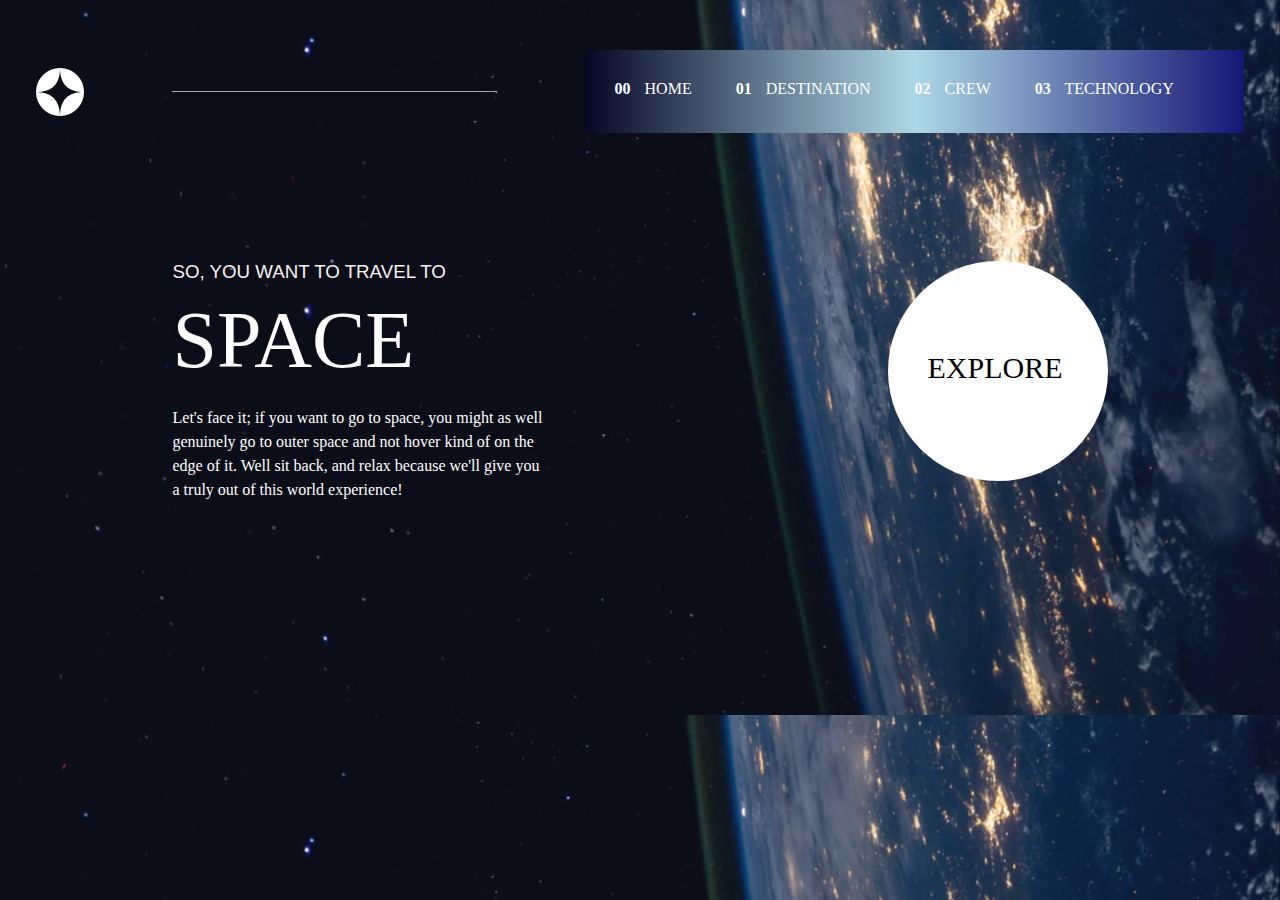
<file: index.html>
<!DOCTYPE html>
<html lang="en">
<head>
    <meta charset="UTF-8">
    <meta name="viewport" content="width=device-width, initial-scale=1.0">
    <title>SPACE-TOURISM-WEBSITE</title>
    <link rel="stylesheet" href="style.css">
</head>
<body>

    <nav>
        <img src="images/logo.svg" alt="">

        <hr>

        <ul>
            <li><a href="index.html"><span>00</span>  Home</a></li>
            <li><a href="indexdestination.html"><span>01</span>  Destination</a></li>
            <li><a href="indexcrew.html"><span>02</span>  Crew</a></li>
            <li><a href="indextechnology.html"><span>03</span>  Technology</a></li>
        </ul>
    </nav>

    <div class="overall-firstdiv">
        <div class="overall-firstsubdiv">
            <h3>So, You Want To Travel To</h3>
            <h1>SPACE</h1>
            <p>Let's face it; if you want to go to space, you might as well genuinely go to outer space and not hover kind of on the edge of it. Well sit back, and relax because we'll give you a truly out of this world experience!</p>
            
        </div>

        <div class="overall-firstsubsdiv">
            <h2>EXPLORE</h2>
        </div>
    </div>
    
</body>
</html>
</file>
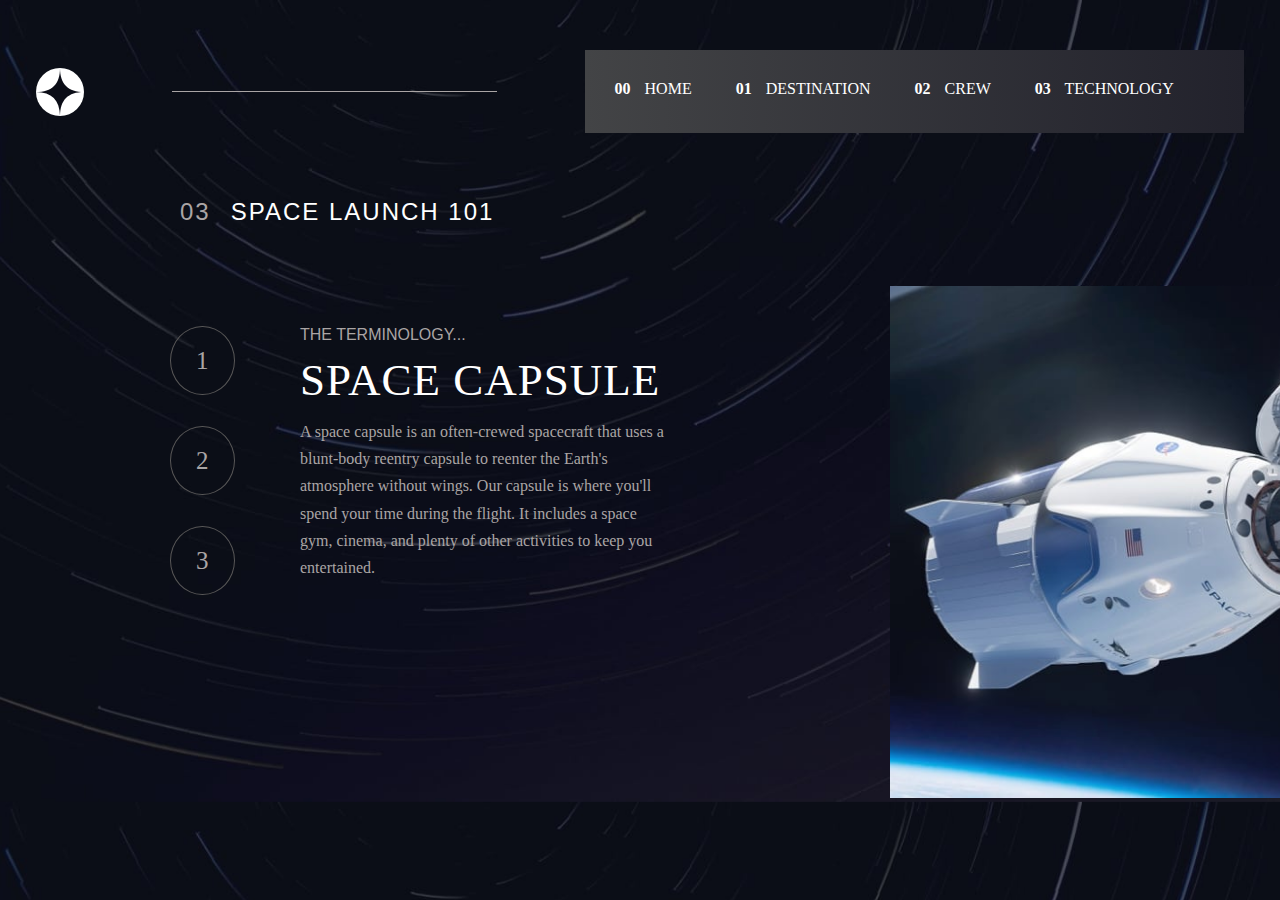
<file: index02tech.html>
<!DOCTYPE html>
<html lang="en">
<head>
    <meta charset="UTF-8">
    <meta name="viewport" content="width=device-width, initial-scale=1.0">
    <title>Document</title>
    <link rel="stylesheet" href="styletechnology.css">
</head>
<body>
    <nav>
        <img src="images/logo.svg" alt="">

        <hr>

        <ul>
            <li><a href="index.html"><span>00</span>  Home</a></li>
            <li><a href="indexdestination.html"><span>01</span>  Destination</a></li>
            <li><a href="indexcrew.html"><span>02</span>  Crew</a></li>
            <li><a href=""><span>03</span>  Technology</a></li>
        </ul>
    </nav>

    <div class="firstdiv">
        <h2><span>03</span>SPACE LAUNCH 101</h2>
    </div>


    <div class="overall-firstdiv">

        <div class="firstdiv">
            <a href="indextechnology.html">1</a><br>
            <a href="index02tech.html">2</a><br>
            <a href="index03.html">3</a><br>
        </div>

        <div>
            <h4>THE TERMINOLOGY...</h4>
            <h1>SPACE CAPSULE</h1>
            <p> A space capsule is an often-crewed spacecraft that uses a blunt-body reentry capsule to reenter the Earth's atmosphere without wings. Our capsule is where you'll spend your time during the flight. It includes a space gym, cinema, and plenty of other activities to keep you entertained.</p>


        </div>

        <div>
            <img src="images/image-space-capsule-portrait.jpg" alt="">
        </div>
    

    </div>

   
    
    
</body>
</html>
</file>
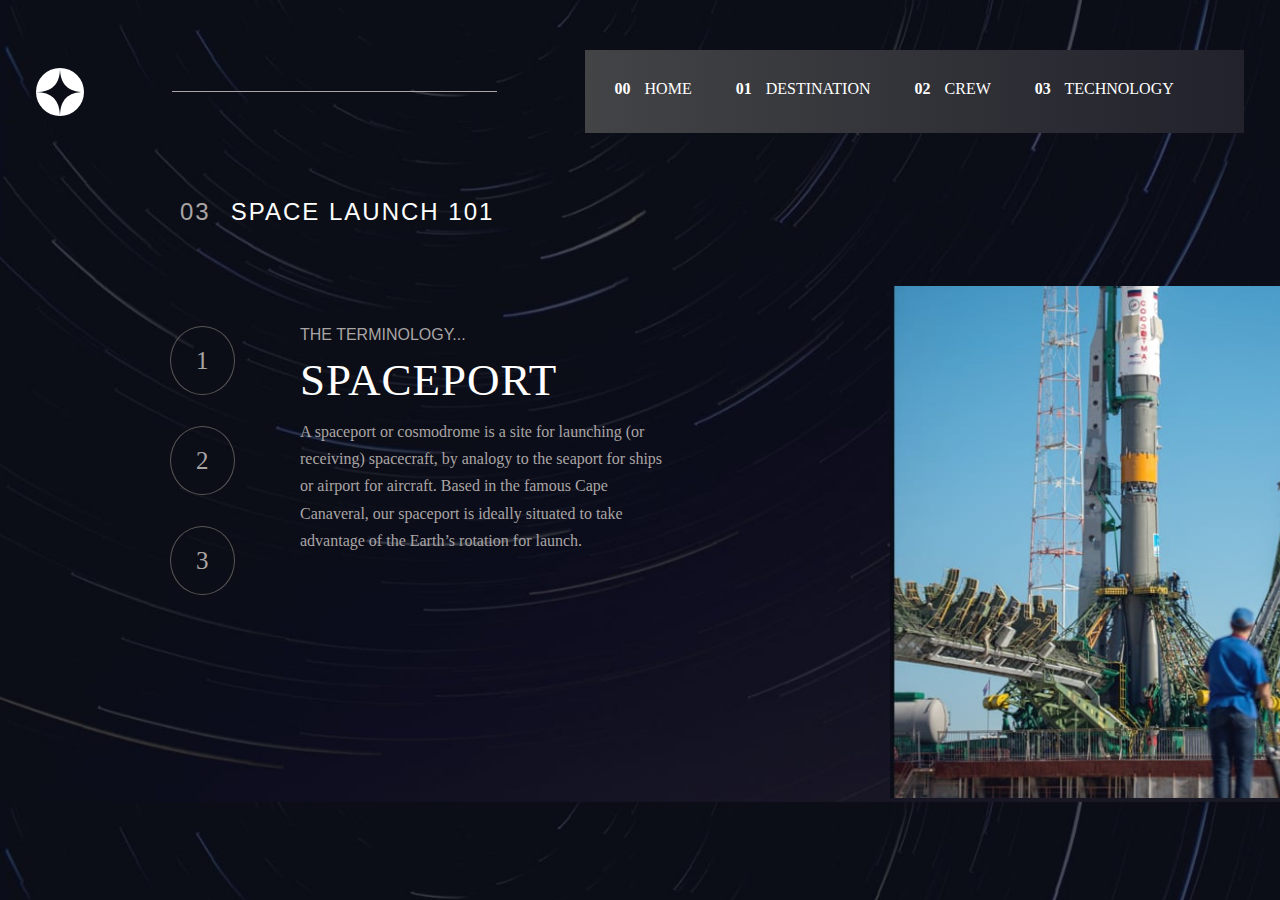
<file: index03.html>
<!DOCTYPE html>
<html lang="en">
<head>
    <meta charset="UTF-8">
    <meta name="viewport" content="width=device-width, initial-scale=1.0">
    <title>Document</title>
    <link rel="stylesheet" href="styletechnology.css">
</head>
<body>
    <nav>
        <img src="images/logo.svg" alt="">

        <hr>

        <ul>
            <li><a href="index.html"><span>00</span>  Home</a></li>
            <li><a href="indexdestination.html"><span>01</span>  Destination</a></li>
            <li><a href="indexcrew.html"><span>02</span>  Crew</a></li>
            <li><a href=""><span>03</span>  Technology</a></li>
        </ul>
    </nav>

    <div class="firstdiv">
        <h2><span>03</span>SPACE LAUNCH 101</h2>
    </div>


    <div class="overall-firstdiv">

        <div class="firstdiv">
            <a href="indextechnology.html">1</a><br>
            <a href="index02tech.html">2</a><br>
            <a href="">3</a><br>
        </div>

        <div>
            <h4>THE TERMINOLOGY...</h4>
            <h1>SPACEPORT</h1>
            <p>A spaceport or cosmodrome is a site for launching (or receiving) spacecraft, by analogy to the seaport for ships or airport for aircraft. Based in the famous Cape Canaveral, our spaceport is ideally situated to take advantage of the Earth’s rotation for launch.</p>


        </div>

        <div>
            <img src="images/image-spaceport-portrait.jpg" alt="">
        </div>
    

    </div>

    

    
    
</body>
</html>
</file>
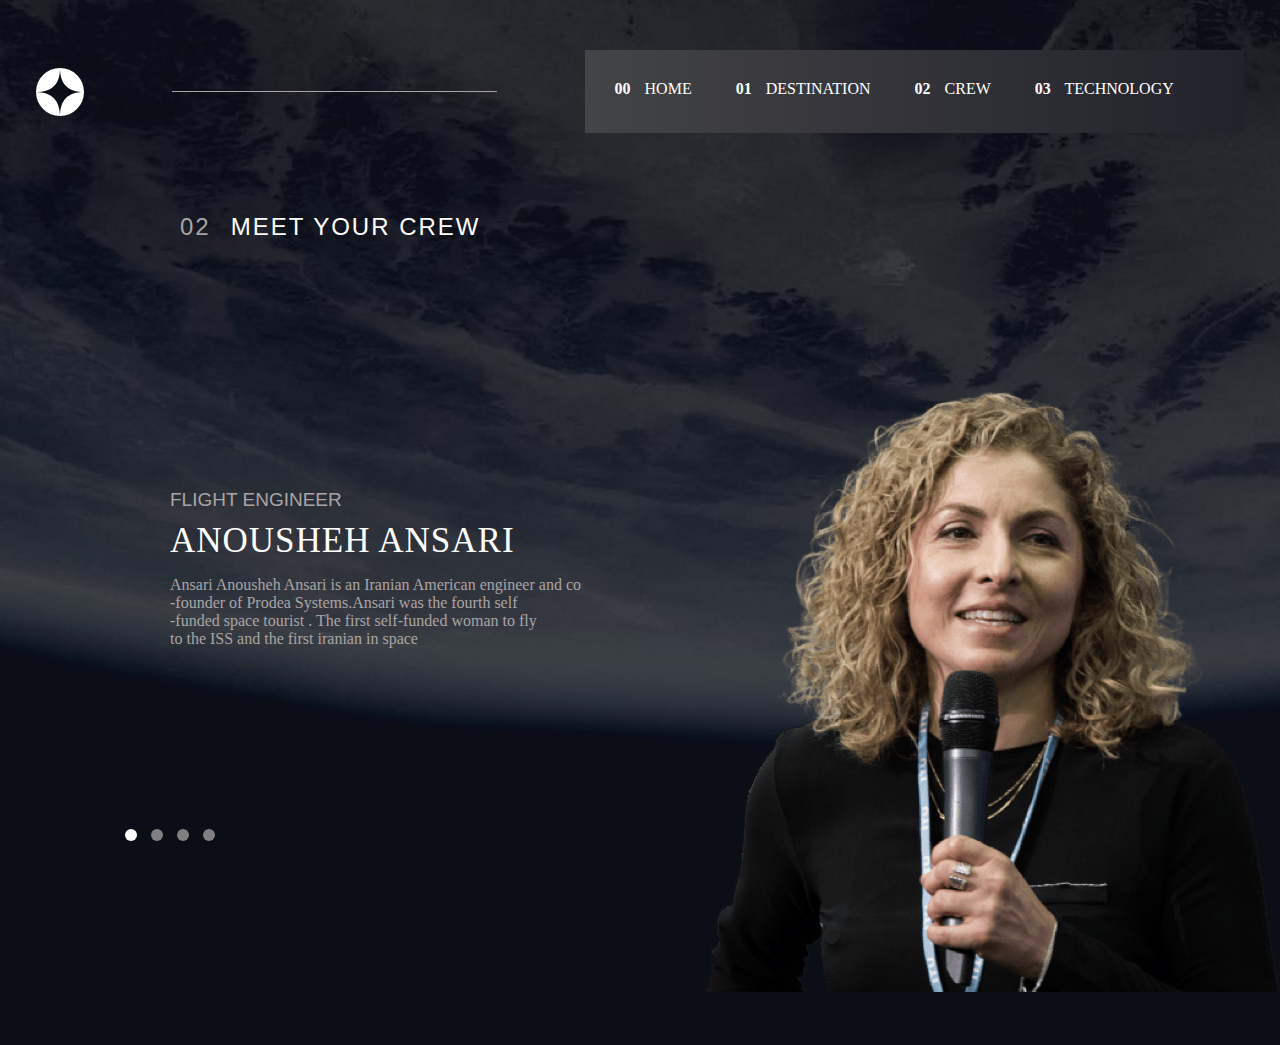
<file: indexcrew.html>
<!DOCTYPE html>
<html lang="en">
<head>
    <meta charset="UTF-8">
    <meta name="viewport" content="width=device-width, initial-scale=1.0">
    <title>02 CREW</title>
    <link rel="stylesheet" href="stylecrew.css">

</head>
<body>

    <nav>
        <img src="images/logo.svg" alt="">

        <hr>

        <ul>
            <li><a href="index.html"><span>00</span>  Home</a></li>
            <li><a href="indexdestination.html"><span>01</span>  Destination</a></li>
            <li><a href="indexcrew.html"><span>02</span>  Crew</a></li>
            <li><a href="indextechnology.html"><span>03</span>  Technology</a></li>
        </ul>
    </nav>

    <div class="firstdiv">
        <h2><span>02</span>MEET YOUR CREW</h2>
    </div>

    <div class="slider-container">
        <div class="slides">
            <div class="overall-firstdiv">
                <div class="overall-firstdivwriting">
                    <h2>FLIGHT ENGINEER</h2>
                    <h1>ANOUSHEH ANSARI</h1>
                    <p>Ansari Anousheh Ansari is an Iranian American engineer and co <br>-founder of Prodea Systems.Ansari was the fourth self <br>-funded space tourist . The first self-funded woman to fly <br>to the ISS and the first iranian in space </p>
                </div>
                <div>
                    <img src="images/image-anousheh-ansari.png" alt="Anousheh Ansari">
                </div>
            </div>
    
            <div class="overall-firstdiv">
                <div class="overall-firstdivwriting">
                    <h2>MISSION SPECIALIST</h2>
                    <h1>MARK SHUTTLEWORTH</h1>
                    <p> Mark Richard Shuttleworth is the founder and CEO of Canonical, <br>the company behind the Linux-based Ubuntu operating system. <br> Shuttleworth became the first South African to travel <br> to space as a space tourist.</p>
                </div>
                <div>
                    <img src="images/image-mark-shuttleworth.webp" alt="Mark Shuttleworth">
                </div>
            </div>
    
            <div class="overall-firstdiv">
                <div class="overall-firstdivwriting">
                    <h2>COMMANDER</h2>
                    <h1>DOUGLAS HURLEY</h1>
                    <p>Douglas Gerald Hurley is an American engineer, <br> former Marine Corps pilot and former NASA astronaut. He launched into space <br> for the third time as commander of Crew Dragon Demo-2.</p>
                </div>
                <div>
                    <img src="images/image-douglas-hurley.png" alt="Douglas Hurley">
                </div>
            </div>

            <div class="overall-firstdiv">
                <div class="overall-firstdivwriting">
                    <h2>PILOT</h2>
                    <h1> VICTOR GLOVER</h1>
                    <p>Pilot on the first operational flight of the SpaceX Crew Dragon <br> to the International Space Station. Glover is a commander in the U.S. <br> Navy where he pilots an F/A-18.He was a crew member of Expedition 64, <br> and served as a station systems flight engineer.</p>
                </div>
                <div>
                    <img src="images/image-victor-glover.png" alt="Douglas Hurley">
                </div>
            </div>
        </div>
    
        <div class="dots">
            <span class="dot active" onclick="moveToSlide(0)"></span>
            <span class="dot" onclick="moveToSlide(1)"></span>
            <span class="dot" onclick="moveToSlide(2)"></span>
            <span class="dot" onclick="moveToSlide(3)"></span>
        </div>
    </div>
    


   

    <script src="scriptcrew.js"></script>
</body>
</html>
</file>
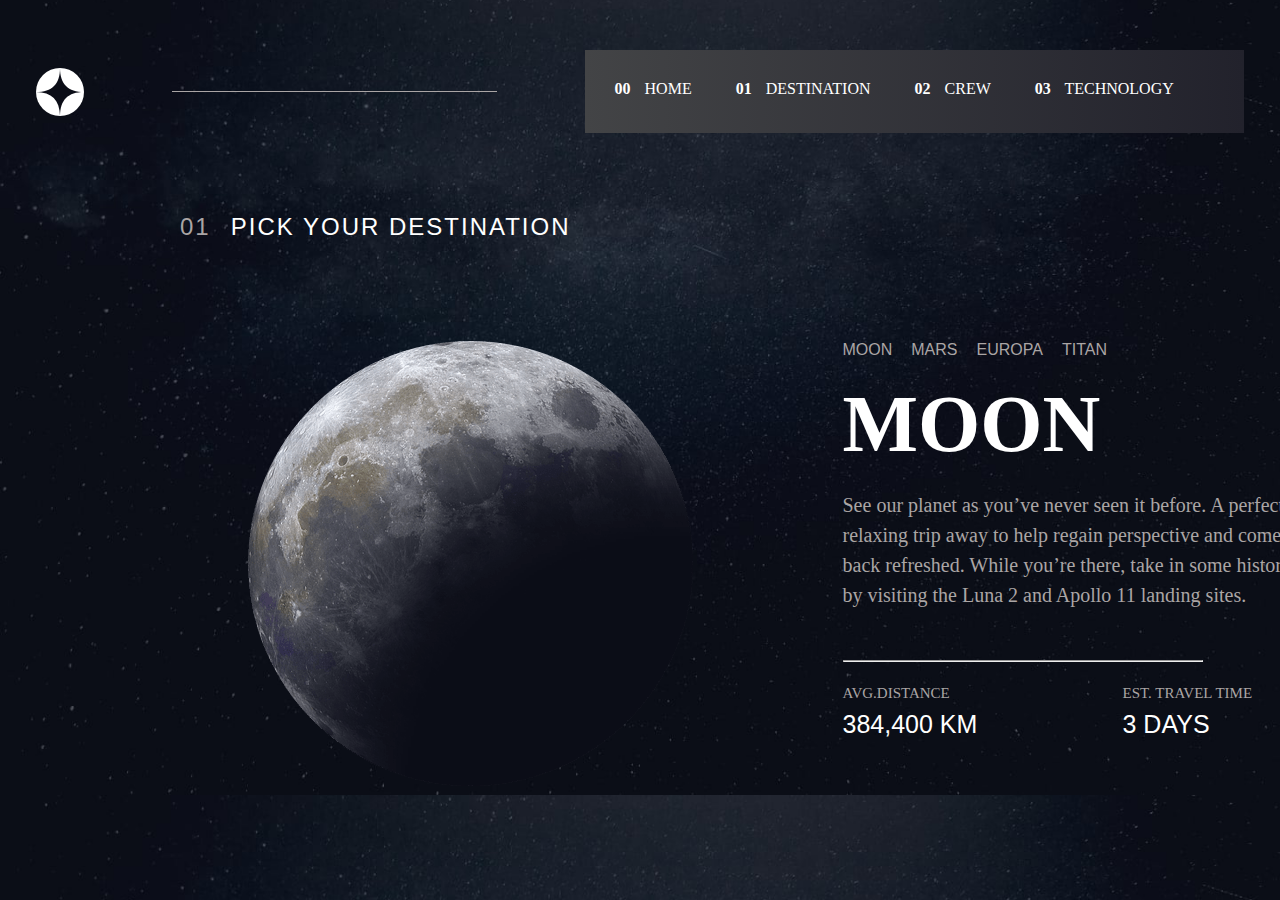
<file: indexdestination.html>
<!DOCTYPE html>
<html lang="en">
<head>
    <meta charset="UTF-8">
    <meta name="viewport" content="width=device-width, initial-scale=1.0">
    <title>DESTINATION</title>
    <link rel="stylesheet" href="styledestination.css">
</head>
<body>
    

        <nav>
            <img src="images/logo.svg" alt="">
    
            <hr>
    
            <ul>
                <li><a href="index.html"><span>00</span>  Home</a></li>
                <li><a href="indexdestination.html"><span>01</span>  Destination</a></li>
                <li><a href="indexcrew.html"><span>02</span>  Crew</a></li>
                <li><a href="indextechnology.html"><span>03</span>  Technology</a></li>
            </ul>
        </nav>
    

    <div class="firstdiv">
        <h2><span>01</span>PICK YOUR DESTINATION</h2>
    </div>

    <div class="moonoveralldiv">
        <div>
            <img src="images/image-moon.png" alt="">
        </div>

        <div class="overalllist">
            <ul>
                <li><a href="indexdestination.html">MOON</a></li>
                <li><a href="indexmars.html">MARS</a></li>
                <li><a href="indexEuropa.html">EUROPA</a></li>
                <li><a href="indextitan.html">TITAN</a></li>
            </ul>


            <h1>MOON</h1>
            <P>See our planet as you’ve never seen it before. A perfect relaxing trip away to help regain perspective and come back refreshed. While you’re there, take in some history by visiting the Luna 2 and Apollo 11 landing sites.</P>

            <hr>

            <div class="moonflex">
                <div>
                    <p>AVG.DISTANCE</p>
                    <h2>384,400  KM</h2>
                </div>
                
                <div class="moonflex-subdiv">
                    <p>EST. TRAVEL TIME</p>
                    <h2>3 DAYS</h2>
                </div>

            </div>

            


        </div>
    </div>
    

    
    
</body>
</html>
</file>
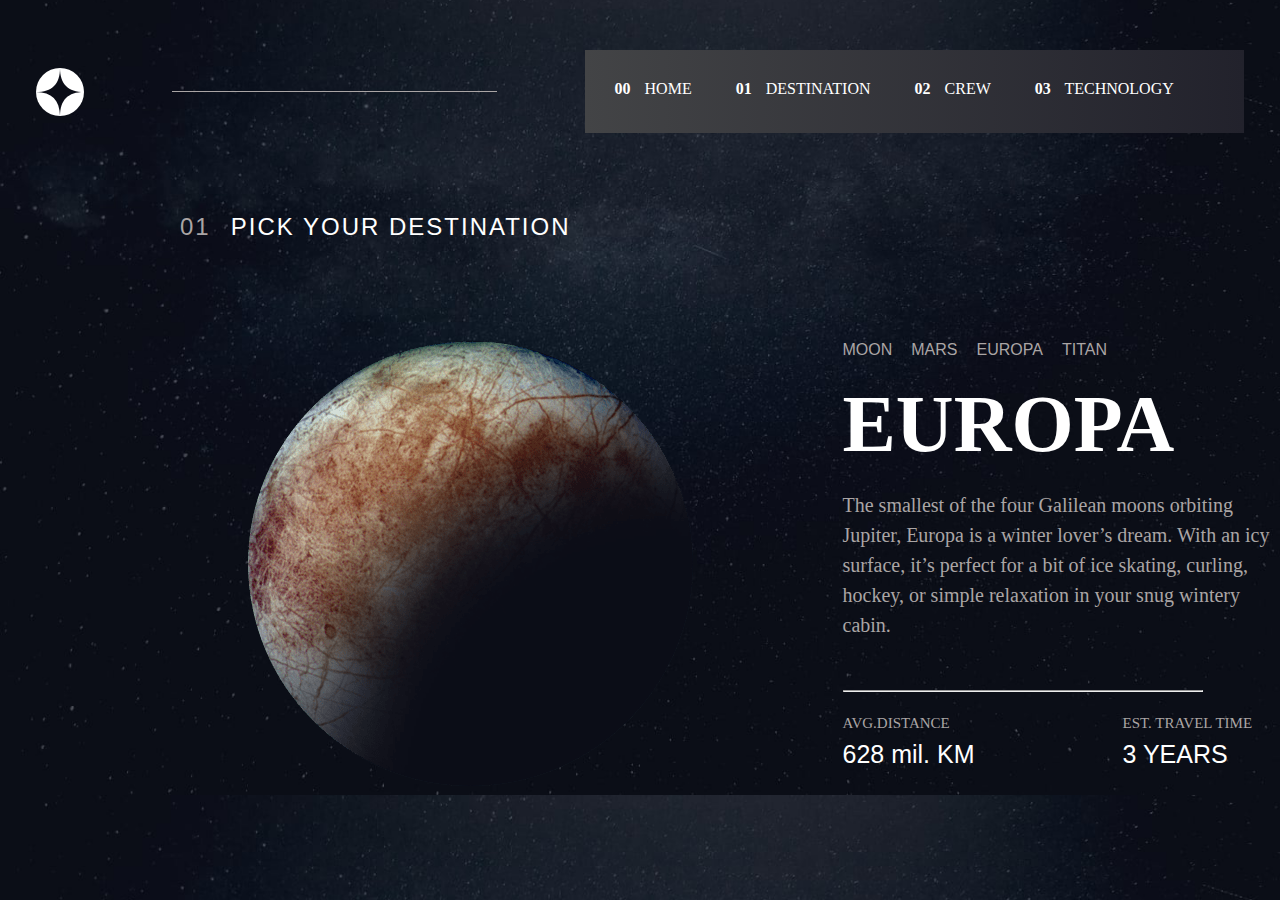
<file: indexEuropa.html>
<!DOCTYPE html>
<html lang="en">
<head>
    <meta charset="UTF-8">
    <meta name="viewport" content="width=device-width, initial-scale=1.0">
    <title>EUROPA</title>
    <link rel="stylesheet" href="styleEuropa.css">
</head>
<body>
    <nav>
        <img src="images/logo.svg" alt="">

        <hr>

        <ul>
            <li><a href="index.html"><span>00</span>  Home</a></li>
            <li><a href="indexdestination.html"><span>01</span>  Destination</a></li>
            <li><a href="indexcrew.html"><span>02</span>  Crew</a></li>
            <li><a href="indextechnology.html"><span>03</span>  Technology</a></li>
        </ul>
    </nav>

    <div class="firstdiv">
        <h2><span>01</span>PICK YOUR DESTINATION</h2>
    </div>

    <div class="moonoveralldiv">
        <div>
            <img src="images/image-europa.png" alt="">
        </div>

        <div class="overalllist">
            <ul>
                <li><a href="indexdestination.html">MOON</a></li>
                <li><a href="indexmars.html">MARS</a></li>
                <li><a href="indexEuropa.html">EUROPA</a></li>
                <li><a href="indextitan.html">TITAN</a></li>
            </ul>


            <h1>EUROPA</h1>
            <P>The smallest of the four Galilean moons orbiting Jupiter, Europa is a winter lover’s dream. With an icy surface, it’s perfect for a bit of ice skating, curling, hockey, or simple relaxation in your snug wintery cabin. </P>

            <hr>

            <div class="moonflex">
                <div>
                    <p>AVG.DISTANCE</p>
                    <h2>628 mil. KM</h2>
                </div>
                
                <div class="moonflex-subdiv">
                    <p>EST. TRAVEL TIME</p>
                    <h2>3 YEARS</h2>
                </div>

            </div>

            


        </div>
    </div>


    
    
</body>
</html>
</file>
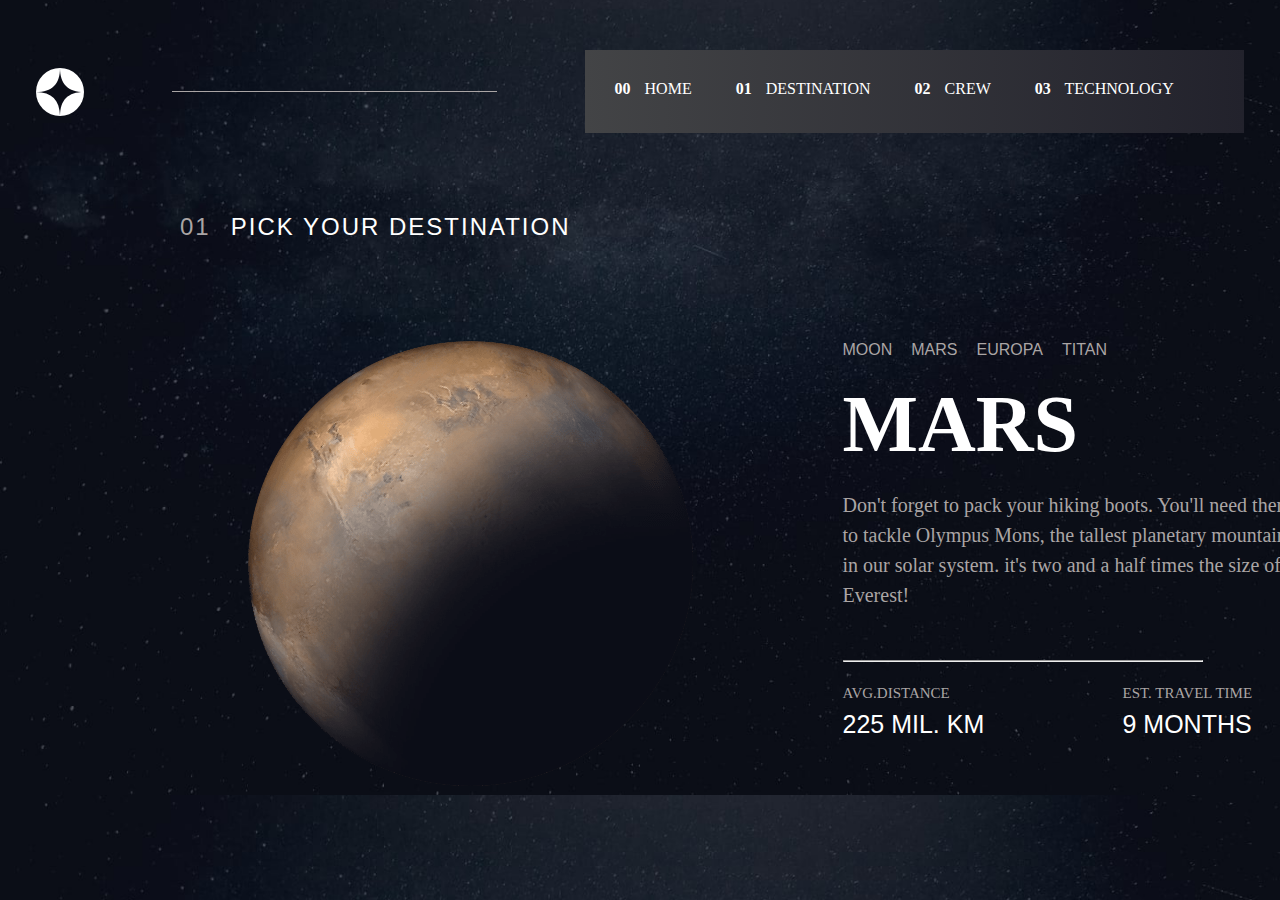
<file: indexmars.html>
<!DOCTYPE html>
<html lang="en">
<head>
    <meta charset="UTF-8">
    <meta name="viewport" content="width=device-width, initial-scale=1.0">
    <title>MARS</title>
    <link rel="stylesheet" href="stylemars.css">
</head>
<body>

    <nav>
        <img src="images/logo.svg" alt="">

        <hr>

        <ul>
            <li><a href="index.html"><span>00</span>  Home</a></li>
            <li><a href="indexdestination.html"><span>01</span>  Destination</a></li>
            <li><a href="indexcrew.html"><span>02</span>  Crew</a></li>
            <li><a href="indextechnology.html"><span>03</span>  Technology</a></li>
        </ul>
    </nav>

    <div class="firstdiv">
        <h2><span>01</span>PICK YOUR DESTINATION</h2>
    </div>

    <div class="moonoveralldiv">
        <div>
            <img src="images/image-mars.png" alt="">
        </div>

        <div class="overalllist">
            <ul>
                <li><a href="indexdestination.html">MOON</a></li>
                <li><a href="indexmars.html">MARS</a></li>
                <li><a href="indexEuropa.html">EUROPA</a></li>
                <li><a href="indextitan.html">TITAN</a></li>
            </ul>


            <h1>MARS</h1>
            <P>Don't forget to pack your hiking boots. You'll need them to tackle Olympus Mons, the tallest planetary mountain in our solar system. it's two and a half times the size of Everest!</P>

            <hr>

            <div class="moonflex">
                <div>
                    <p>AVG.DISTANCE</p>
                    <h2>225 MIL.  KM</h2>
                </div>
                
                <div class="moonflex-subdiv">
                    <p>EST. TRAVEL TIME</p>
                    <h2>9 MONTHS</h2>
                </div>

            </div>

            


        </div>
    </div>


    
    
</body>
</html>
</file>
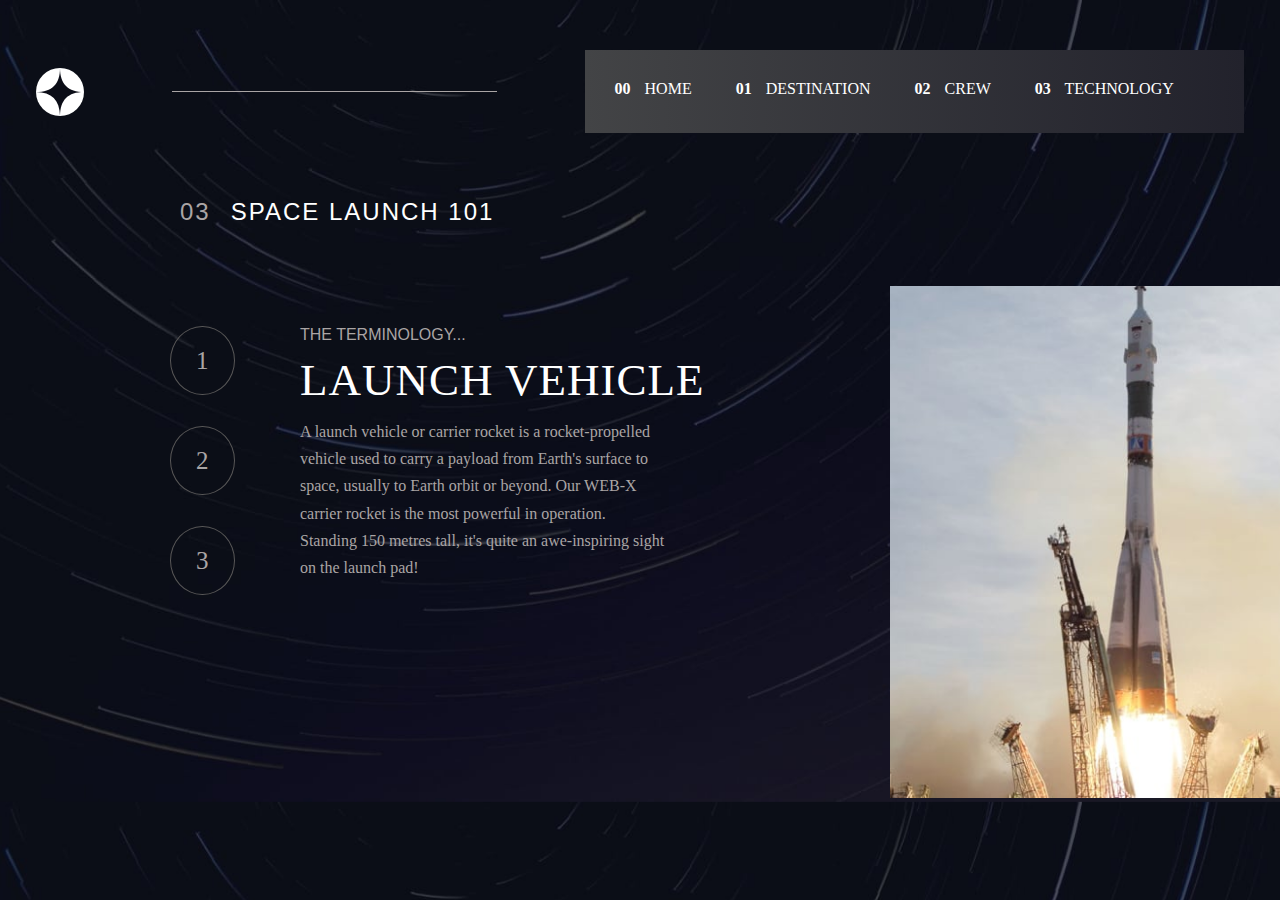
<file: indextechnology.html>
<!DOCTYPE html>
<html lang="en">
<head>
    <meta charset="UTF-8">
    <meta name="viewport" content="width=device-width, initial-scale=1.0">
    <title>TECHNOLOGY</title>
    <link rel="stylesheet" href="styletechnology.css">
</head>
<body>
    <nav>
        <img src="images/logo.svg" alt="">

        <hr>

        <ul>
            <li><a href="index.html"><span>00</span>  Home</a></li>
            <li><a href="indexdestination.html"><span>01</span>  Destination</a></li>
            <li><a href="indexcrew.html"><span>02</span>  Crew</a></li>
            <li><a href="indextechnology.html"><span>03</span>  Technology</a></li>
        </ul>
    </nav>

    <div class="firstdiv">
        <h2><span>03</span>SPACE LAUNCH 101</h2>
    </div>


    <div class="overall-firstdiv">

        <div class="firstdiv">
            <a href="indextechnology.html">1</a><br>
            <a href="index02tech.html">2</a><br>
            <a href="index03.html">3</a><br>
        </div>

        <div>
            <h4>THE TERMINOLOGY...</h4>
            <h1>LAUNCH VEHICLE</h1>
            <p> A launch vehicle or carrier rocket is a rocket-propelled vehicle used to carry a payload from Earth's surface to space, usually to Earth orbit or beyond. Our WEB-X carrier rocket is the most powerful in operation. Standing 150 metres tall, it's quite an awe-inspiring sight on the launch pad!</p>


        </div>

        <div>
            <img src="images/image-launch-vehicle-portrait.jpg" alt="">
        </div>
    

    </div>

    


    
    
</body>
</html>
</file>
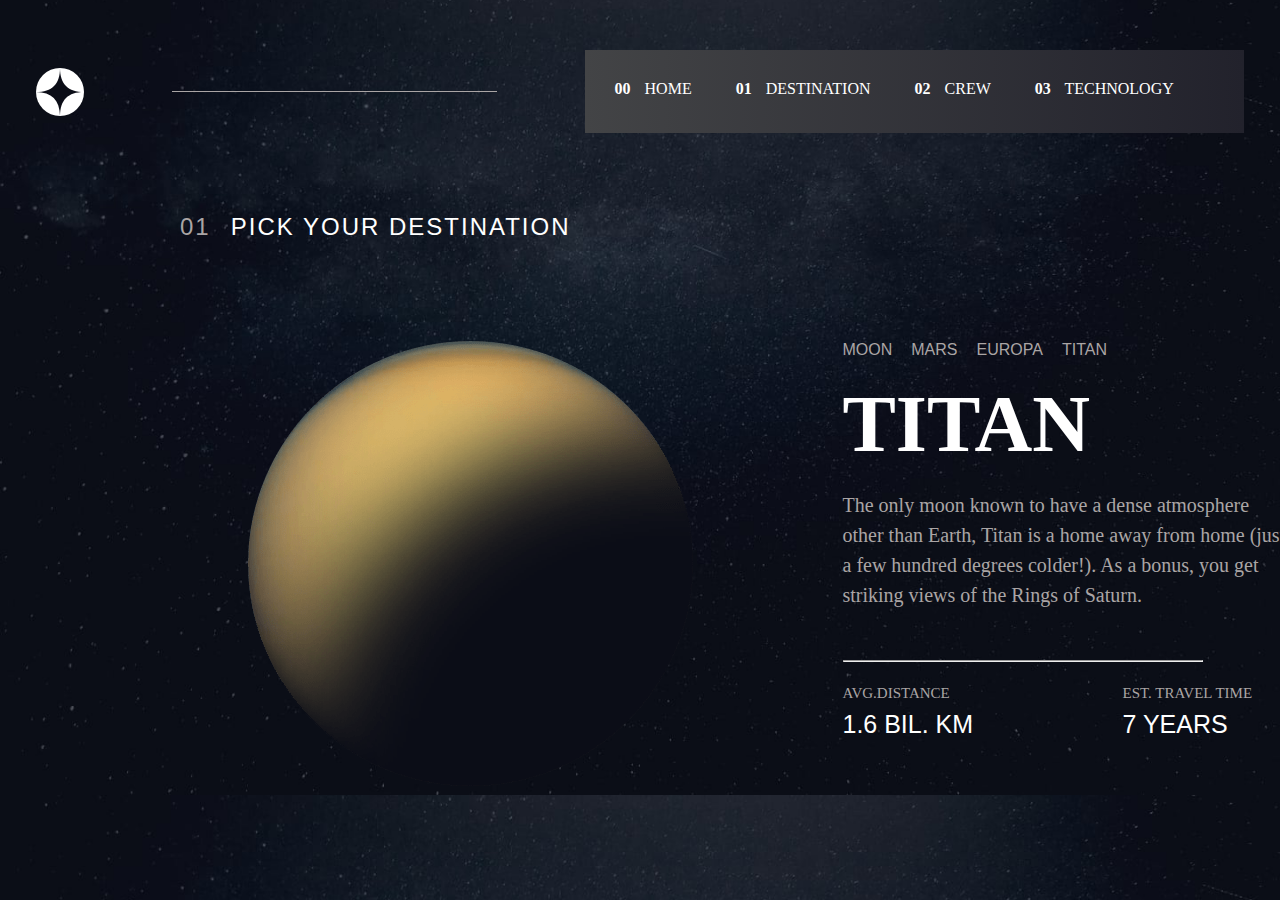
<file: indextitan.html>
<!DOCTYPE html>
<html lang="en">
<head>
    <meta charset="UTF-8">
    <meta name="viewport" content="width=device-width, initial-scale=1.0">
    <title>TITAN</title>
    <link rel="stylesheet" href="styletitan.css">
</head>
<body>
    <nav>
        <img src="images/logo.svg" alt="">

        <hr>

        <ul>
            <li><a href="index.html"><span>00</span>  Home</a></li>
            <li><a href="indexdestination.html"><span>01</span>  Destination</a></li>
            <li><a href="indexcrew.html"><span>02</span>  Crew</a></li>
            <li><a href="indextechnology.html"><span>03</span>  Technology</a></li>
        </ul>
    </nav>

    <div class="firstdiv">
        <h2><span>01</span>PICK YOUR DESTINATION</h2>
    </div>

    <div class="moonoveralldiv">
        <div>
            <img src="images/image-titan.png" alt="">
        </div>

        <div class="overalllist">
            <ul>
                <li><a href="indexdestination.html">MOON</a></li>
                <li><a href="indexmars.html">MARS</a></li>
                <li><a href="indexEuropa.html">EUROPA</a></li>
                <li><a href="indextitan.html">TITAN</a></li>
            </ul>


            <h1>TITAN</h1>
            <P>The only moon known to have a dense atmosphere other than Earth, Titan is a home away from home (just a few hundred degrees colder!). As a bonus, you get striking views of the Rings of Saturn. </P>

            <hr>

            <div class="moonflex">
                <div>
                    <p>AVG.DISTANCE</p>
                    <h2>1.6 BIL. KM</h2>
                </div>
                
                <div class="moonflex-subdiv">
                    <p>EST. TRAVEL TIME</p>
                    <h2>7 YEARS</h2>
                </div>

            </div>

            


        </div>
    </div>


   

    
</body>
</html>
</file>
<file: style.css>
@import url("https://fonts.googleapis.com/css2?family=Libre+Baskerville:ital,wght@0,400;0,700;1,400&family=Noto+Sans:ital,wght@0,100..900;1,100..900&family=Playwrite+IT+Moderna:wght@100..400&display=swap");

*{
    margin: 0;
    padding: 0;
    box-sizing: border-box;
}

body{
    background-image: url(images/background-home-desktop.jpg);
    background-position: center;
    background-size: cover;
}

a{
    text-decoration: none;

}

ul li{
    list-style: none;
    display: inline;
}


nav {
    display: flex;
    align-items: center; /* Align items in a row */
    gap: 15px; /* Adds space between elements */
    justify-content: space-around;
    padding-top: 50px;
  }
  
  nav hr {
    flex-grow: 0.6; /* Makes the hr take available space */
    height: 0.5px; /* Defines thickness */
    background-color: #aaa5a5; /* Dark color */
    border: none; /* Removes default border */
  }


  nav ul li a{
    color: white;
    text-transform: uppercase;

  }

  nav li{
    margin-right: 40px;
  }

  nav ul li a span{
    color: #fff;
    padding-right: 10px;
    font-weight: 900;
  }

  nav ul {
    background: linear-gradient(to right, rgb(7, 7, 37), lightblue, rgb(22, 22, 116));
    padding: 30px;
    

  }

  nav ul li a {
    position: relative;
    text-decoration: none;
    color: white; /* Adjust as needed */
    padding-bottom: 5px; /* Space between text and underline */
    display: inline-block;
}

 nav ul li a::after {
    content: "";
    position: absolute;
    left: 0;
    bottom: -30px;
    width: 100%;
    height: 3px;
    background-color: white; /* Adjust as needed */
    transform: scaleX(0);
    transition: transform 0.3s ease-in-out;
}

nav ul li a:hover::after {
    transform: scaleX(1);
    text-underline-offset: 30px;
    text-decoration-thickness: 3px;
}


  
  
  .overall-firstdiv{
    color: #fff;
  }

  .overall-firstdiv h3{
    font-weight: 10;
    text-transform: uppercase;
    color: rgb(248, 241, 241);
    font-family: "Roboto", sans-serif;
    padding-bottom: 12px;
    
  }

  .overall-firstdiv h1{
    font-weight: 100;
    font-size: 80px;
    font-family: "Gentium Plus", serif;
    padding-bottom: 20px;
    
    
  }

  .overall-firstdiv p{
    width: 370px;
    line-height: 1.5;

  }

  .overall-firstdiv h2{
    font-family: "Gentium Plus", serif;
    font-weight: lighter;
    font-size: 30px;
    background-color: #fff;
    width: 220px;
    height: 220px;
    color: black;
    border-radius: 50%;
    padding: 90px 0px 0px 40px;

  }

  .overall-firstdiv{
    display: flex;
    justify-content: space-around;
    padding: 10% 0;
  }
</file>
<file: styletechnology.css>
@import url("https://fonts.googleapis.com/css2?family=Libre+Baskerville:ital,wght@0,400;0,700;1,400&family=Noto+Sans:ital,wght@0,100..900;1,100..900&family=Playwrite+IT+Moderna:wght@100..400&display=swap");




*{
    margin: 0;
    padding: 0;
    box-sizing: border-box;
}

body{
    background-image: url(images/background-technology-desktop.jpg);
    background-position: center;
    background-size: cover;
}

a{
    text-decoration: none;

}

ul li{
    list-style: none;
    display: inline;
}


nav {
    display: flex;
    align-items: center; /* Align items in a row */
    gap: 15px; /* Adds space between elements */
    justify-content: space-around;
    padding-top: 50px;
  }
  
  nav hr {
    flex-grow: 0.6; /* Makes the hr take available space */
    height: 0.5px; /* Defines thickness */
    background-color: #aaa5a5; /* Dark color */
    border: none; /* Removes default border */
  }


  nav ul li a{
    color: white;
    text-transform: uppercase;

  }

  nav li{
    margin-right: 40px;
  }

  nav ul li a span{
    color: #fff;
    padding-right: 10px;
    font-weight: 900;
  }

  

  nav ul {
    background: linear-gradient(to right, rgb(67, 68, 70),  rgb(34, 34, 44));
    padding: 30px;}

    nav ul li a {
        position: relative;
        text-decoration: none;
        color: white; /* Adjust as needed */
        padding-bottom: 5px; /* Space between text and underline */
        display: inline-block;
    }
    
     nav ul li a::after {
        content: "";
        position: absolute;
        left: 0;
        bottom: -30px;
        width: 100%;
        height: 3px;
        background-color: white; /* Adjust as needed */
        transform: scaleX(0);
        transition: transform 0.3s ease-in-out;
    }
    
    nav ul li a:hover::after {
        transform: scaleX(1);
        text-underline-offset: 30px;
        text-decoration-thickness: 3px;
    }
    
  
      
    
.firstdiv h2{
    color: white;
    font-family: "Roboto", sans-serif;
    font-weight: 100;
    letter-spacing: 2px;
    padding:80px 0px 100px 180px;
}

.firstdiv span{
    color: #aaa5a5;
    padding-right: 20px;
    
}

.firstdiv a{
    color: #aaa5a5;
    font-size: 25px;
    line-height: 4;
    border: 0.1px solid #585757;
    padding: 20px 25px 20px 25px;
   
    border-radius: 50%;
}

.firstdiv a:hover{
    background-color: white;
    color: black;
}

.overall-firstdiv h4{
    color: #aaa5a5;
    font-family:"Roboto", sans-serif ;
    font-weight: 100;
    padding-bottom: 10px;

}

.overall-firstdiv h1{
    color: white;
    font-weight: 100;
    font-family:  "Gentium Plus", serif ;
    letter-spacing: 1px;
    padding-bottom: 12px;
    font-size: 45px;
}

.overall-firstdiv p{
    color: #aaa5a5;
    width: 365px;
    line-height: 1.7;

}

.overall-firstdiv img{
    width: 500px;
    margin-top: -40px;
}

.overall-firstdiv{
    display: grid;
    grid-template-columns: 130px 590px 300px;
    margin-left: 170px;
}

.firstdiv{
    margin-top: -15px;
}
</file>
<file: stylecrew.css>
@import url("https://fonts.googleapis.com/css2?family=Libre+Baskerville:ital,wght@0,400;0,700;1,400&family=Noto+Sans:ital,wght@0,100..900;1,100..900&family=Playwrite+IT+Moderna:wght@100..400&display=swap");




*{
    margin: 0;
    padding: 0;
    box-sizing: border-box;
}

body{
    background-image: url(images/background-crew-desktop.jpg);
    background-position: bottom;
    background-size: cover;
}

a{
    text-decoration: none;

}

ul li{
    list-style: none;
    display: inline;
}


nav {
    display: flex;
    align-items: center; /* Align items in a row */
    gap: 15px; /* Adds space between elements */
    justify-content: space-around;
    padding-top: 50px;
  }
  
  nav hr {
    flex-grow: 0.6; /* Makes the hr take available space */
    height: 0.5px; /* Defines thickness */
    background-color: #aaa5a5; /* Dark color */
    border: none; /* Removes default border */
  }


  nav ul li a{
    color: white;
    text-transform: uppercase;

  }

  nav li{
    margin-right: 40px;
  }

  nav ul li a span{
    color: #fff;
    padding-right: 10px;
    font-weight: 900;
  }

  

  nav ul {
    background: linear-gradient(to right, rgb(67, 68, 70),  rgb(34, 34, 44));
    padding: 30px;}

    /* nav ul:hover{
        text-decoration: underline;
        color: #fff;
        text-decoration-thickness: 3px;
      text-underline-offset: 30px;

    } */


    nav ul li a {
      position: relative;
      text-decoration: none;
      color: white; /* Adjust as needed */
      padding-bottom: 5px; /* Space between text and underline */
      display: inline-block;
  }
  
   nav ul li a::after {
      content: "";
      position: absolute;
      left: 0;
      bottom: -30px;
      width: 100%;
      height: 3px;
      background-color: white; /* Adjust as needed */
      transform: scaleX(0);
      transition: transform 0.3s ease-in-out;
  }
  
  nav ul li a:hover::after {
      transform: scaleX(1);
      text-underline-offset: 30px;
    
  }
  

    

    .firstdiv h2{
        color: white;
        font-family: "Roboto", sans-serif;
        font-weight: 100;
        letter-spacing: 2px;
        padding:80px 0px 100px 180px;
    }
    
    .firstdiv span{
        color: #aaa5a5;
        padding-right: 20px;
        
    }


    .overall-firstdiv h2{
        color: #aaa5a5;
        font-weight: 100;
        font-family:"Roboto", sans-serif;
        padding-bottom: 10px;
        font-size: 19px;
        

    }

    /* .overall-firstdiv{
        
    padding:40px 0px 10px 180px;
    } */

    .overall-firstdiv h1{
        color: #fff;
        font-family:  "Gentium Plus", serif ;
        font-weight: 100;
        letter-spacing: 1px;
        font-size: 35px;
        padding-bottom: 15px;

    }

    .overall-firstdiv p{
        color: #aaa5a5;
        width: 395px;
    }

    /* .overall-firstdiv{
      display: flex;

    } */

     .overall-firstdiv img{
      /* margin-top: -110px; */
      margin-left: 50px;
    } 

    
  
    .slider-container {
      width: 100%;
      overflow: hidden;
      position: relative;
  }
  
  .slides {
      display: flex;
      transition: transform 0.5s ease-in-out;
      width: 400%; /* Adjust based on the number of slides */
      white-space: nowrap; /* Prevents line breaks */
  }
  
  .overall-firstdiv {
      min-width: 100%;
      flex: 1 0 100%; /* Ensures proper spacing */
      display: flex;
      align-items: center;
      padding: 0 10px 0 180px;
      margin-top: -50px;
  }

  .overall-firstdiv img{
    margin-left: 130px;
    margin-top: 50px;
  }
  
  .dots {
      position: absolute;
      bottom: 20px;
      left: 50%;
      transform: translateX(-520%) translateY(-1000%);
      text-align: center;
  }
  
  .dot {
      height: 12px;
      width: 12px;
      margin: 0 5px;
      background-color: gray;
      border-radius: 50%;
      display: inline-block;
      cursor: pointer;
      transition: background-color 0.3s ease;
  }
  
  .dot.active {
      background-color: white;
  }
  
  .overall-firstdivwriting {
      position: relative;
      top: -100px; /* Adjust as needed */
      right: 10px;
      
  }
</file>
<file: styledestination.css>
@import url("https://fonts.googleapis.com/css2?family=Libre+Baskerville:ital,wght@0,400;0,700;1,400&family=Noto+Sans:ital,wght@0,100..900;1,100..900&family=Playwrite+IT+Moderna:wght@100..400&display=swap");




*{
    margin: 0;
    padding: 0;
    box-sizing: border-box;
}

body{
    background-image: url(images/background-destination-desktop.jpg);
    background-position: center;
    background-size: cover;
}

a{
    text-decoration: none;

}

ul li{
    list-style: none;
    display: inline;
}


nav {
    display: flex;
    align-items: center; /* Align items in a row */
    gap: 15px; /* Adds space between elements */
    justify-content: space-around;
    padding-top: 50px;
  }
  
  nav hr {
    flex-grow: 0.6; /* Makes the hr take available space */
    height: 0.5px; /* Defines thickness */
    background-color: #aaa5a5; /* Dark color */
    border: none; /* Removes default border */
  }


  nav ul li a{
    color: white;
    text-transform: uppercase;

  }

  nav li{
    margin-right: 40px;
  }

  nav ul li a span{
    color: #fff;
    padding-right: 10px;
    font-weight: 900;
  }

  

  nav ul {
    background: linear-gradient(to right, rgb(67, 68, 70),  rgb(34, 34, 44));
    padding: 30px;}

    nav ul li a {
        position: relative;
        text-decoration: none;
        color: white; /* Adjust as needed */
        padding-bottom: 5px; /* Space between text and underline */
        display: inline-block;
    }
    
     nav ul li a::after {
        content: "";
        position: absolute;
        left: 0;
        bottom: -30px;
        width: 100%;
        height: 3px;
        background-color: white; /* Adjust as needed */
        transform: scaleX(0);
        transition: transform 0.3s ease-in-out;
    }
    
    nav ul li a:hover::after {
        transform: scaleX(1);
        text-underline-offset: 30px;
        text-decoration-thickness: 3px;
    }
    
  
      
    
.firstdiv h2{
    color: white;
    font-family: "Roboto", sans-serif;
    font-weight: 100;
    letter-spacing: 2px;
    padding:80px 0px 100px 180px;
}

.firstdiv span{
    color: #aaa5a5;
    padding-right: 20px;
    
}





.overalllist ul li a{
    color: #aaa5a5;
    padding-right: 15px;
    font-family: "Roboto", sans-serif;

} 

.overalllist ul li:hover{
    text-decoration: underline;
    color: #fff;
    text-decoration-thickness: 3px;
  text-underline-offset: 17px;
}

.overalllist h1{
    color: white;
    font-family:  "Gentium Plus", serif;
    font-size: 80px;
    letter-spacing: 1;
    padding: 20px 0px;

}

.overalllist p{
    color: #aaa5a5;
    width: 450px;
    line-height: 1.5;
    font-size: 20px;
}

.overalllist hr{
    width: 360px;
    margin-top: 50px;
    color: #aaa5a5;
    height: 0.5px;
    
}

.overalllist h2{
    color: #fff;
    font-weight: 100;
    font-size: 25px;
    font-family:  "Roboto", sans-serif ;
}

.overalllist{
    margin-left: 150px;
}

.moonflex{
    display: flex;
    padding: 20px 0px 0px;
    
}

.moonflex-subdiv{
    margin-left: -170px;
}
.moonoveralldiv{
    display: flex;
    justify-content: center;
}

.moonoveralldiv img{
    margin-left: 60vh;
}

.moonflex p{
    font-size: 15px;
    padding-bottom: 5px;
}
</file>
<file: styleEuropa.css>
@import url("https://fonts.googleapis.com/css2?family=Libre+Baskerville:ital,wght@0,400;0,700;1,400&family=Noto+Sans:ital,wght@0,100..900;1,100..900&family=Playwrite+IT+Moderna:wght@100..400&display=swap");




*{
    margin: 0;
    padding: 0;
    box-sizing: border-box;
}

body{
    background-image: url(images/background-destination-desktop.jpg);
    background-position: center;
    background-size: cover;
}

a{
    text-decoration: none;

}

ul li{
    list-style: none;
    display: inline;
}


nav {
    display: flex;
    align-items: center; /* Align items in a row */
    gap: 15px; /* Adds space between elements */
    justify-content: space-around;
    padding-top: 50px;
  }
  
  nav hr {
    flex-grow: 0.6; /* Makes the hr take available space */
    height: 0.5px; /* Defines thickness */
    background-color: #aaa5a5; /* Dark color */
    border: none; /* Removes default border */
  }


  nav ul li a{
    color: white;
    text-transform: uppercase;

  }

  nav li{
    margin-right: 40px;
  }

  nav ul li a span{
    color: #fff;
    padding-right: 10px;
    font-weight: 900;
  }

  

  nav ul {
    background: linear-gradient(to right, rgb(67, 68, 70),  rgb(34, 34, 44));
    padding: 30px;}

    nav ul li a {
        position: relative;
        text-decoration: none;
        color: white; /* Adjust as needed */
        padding-bottom: 5px; /* Space between text and underline */
        display: inline-block;
    }
    
     nav ul li a::after {
        content: "";
        position: absolute;
        left: 0;
        bottom: -30px;
        width: 100%;
        height: 3px;
        background-color: white; /* Adjust as needed */
        transform: scaleX(0);
        transition: transform 0.3s ease-in-out;
    }
    
    nav ul li a:hover::after {
        transform: scaleX(1);
        text-underline-offset: 30px;
        text-decoration-thickness: 3px;
    }
    
  
      

    .firstdiv h2{
        color: white;
        font-family: "Roboto", sans-serif;
        font-weight: 100;
        letter-spacing: 2px;
        padding:80px 0px 100px 180px;
    }
    
    .firstdiv span{
        color: #aaa5a5;
        padding-right: 20px;
        
    }
    
    
    
    
    
    .overalllist ul li a{
        color: #aaa5a5;
        padding-right: 15px;
        font-family: "Roboto", sans-serif;
    
    } 
    
    .overalllist ul li:hover{
        text-decoration: underline;
        color: #fff;
        text-decoration-thickness: 3px;
      text-underline-offset: 17px;
    }
    
    .overalllist h1{
        color: white;
        font-family:  "Gentium Plus", serif;
        font-size: 80px;
        letter-spacing: 1;
        padding: 20px 0px;
    
    }
    
    .overalllist p{
        color: #aaa5a5;
        width: 450px;
        line-height: 1.5;
        font-size: 20px;
    }
    
    .overalllist hr{
        width: 360px;
        margin-top: 50px;
        color: #aaa5a5;
        height: 0.5px;
        
    }
    
    .overalllist h2{
        color: #fff;
        font-weight: 100;
        font-size: 25px;
        font-family:  "Roboto", sans-serif ;
    }
    
    .overalllist{
        margin-left: 150px;
    }
    
    .moonflex{
        display: flex;
        padding: 20px 0px 0px;
        
    }
    
    .moonflex-subdiv{
        margin-left: -170px;
    }
    .moonoveralldiv{
        display: flex;
        justify-content: center;
    }
    
    .moonoveralldiv img{
        margin-left: 60vh;
    }
    
    .moonflex p{
        font-size: 15px;
        padding-bottom: 5px;
    }
</file>
<file: stylemars.css>
@import url("https://fonts.googleapis.com/css2?family=Libre+Baskerville:ital,wght@0,400;0,700;1,400&family=Noto+Sans:ital,wght@0,100..900;1,100..900&family=Playwrite+IT+Moderna:wght@100..400&display=swap");




*{
    margin: 0;
    padding: 0;
    box-sizing: border-box;
}

body{
    background-image: url(images/background-destination-desktop.jpg);
    background-position: center;
    background-size: cover;
}

a{
    text-decoration: none;

}

ul li{
    list-style: none;
    display: inline;
}


nav {
    display: flex;
    align-items: center; /* Align items in a row */
    gap: 15px; /* Adds space between elements */
    justify-content: space-around;
    padding-top: 50px;
  }
  
  nav hr {
    flex-grow: 0.6; /* Makes the hr take available space */
    height: 0.5px; /* Defines thickness */
    background-color: #aaa5a5; /* Dark color */
    border: none; /* Removes default border */
  }


  nav ul li a{
    color: white;
    text-transform: uppercase;

  }

  nav li{
    margin-right: 40px;
  }

  nav ul li a span{
    color: #fff;
    padding-right: 10px;
    font-weight: 900;
  }

  

  nav ul {
    background: linear-gradient(to right, rgb(67, 68, 70),  rgb(34, 34, 44));
    padding: 30px;}

    nav ul li a {
        position: relative;
        text-decoration: none;
        color: white; /* Adjust as needed */
        padding-bottom: 5px; /* Space between text and underline */
        display: inline-block;
    }
    
     nav ul li a::after {
        content: "";
        position: absolute;
        left: 0;
        bottom: -30px;
        width: 100%;
        height: 3px;
        background-color: white; /* Adjust as needed */
        transform: scaleX(0);
        transition: transform 0.3s ease-in-out;
    }
    
    nav ul li a:hover::after {
        transform: scaleX(1);
        text-underline-offset: 30px;
        text-decoration-thickness: 3px;
    }
    
  
      

    .firstdiv h2{
        color: white;
        font-family: "Roboto", sans-serif;
        font-weight: 100;
        letter-spacing: 2px;
        padding:80px 0px 100px 180px;
    }
    
    .firstdiv span{
        color: #aaa5a5;
        padding-right: 20px;
        
    }
    
    
    
    
    
    .overalllist ul li a{
        color: #aaa5a5;
        padding-right: 15px;
        font-family: "Roboto", sans-serif;
    
    } 
    
    .overalllist ul li:hover{
        text-decoration: underline;
        color: #fff;
        text-decoration-thickness: 3px;
      text-underline-offset: 17px;
    }
    
    .overalllist h1{
        color: white;
        font-family:  "Gentium Plus", serif;
        font-size: 80px;
        letter-spacing: 1;
        padding: 20px 0px;
    
    }
    
    .overalllist p{
        color: #aaa5a5;
        width: 450px;
        line-height: 1.5;
        font-size: 20px;
    }
    
    .overalllist hr{
        width: 360px;
        margin-top: 50px;
        color: #aaa5a5;
        height: 0.5px;
        
    }
    
    .overalllist h2{
        color: #fff;
        font-weight: 100;
        font-size: 25px;
        font-family:  "Roboto", sans-serif ;
    }
    
    .overalllist{
        margin-left: 150px;
    }
    
    .moonflex{
        display: flex;
        padding: 20px 0px 0px;
        
    }
    
    .moonflex-subdiv{
        margin-left: -170px;
    }
    .moonoveralldiv{
        display: flex;
        justify-content: center;
    }
    
    .moonoveralldiv img{
        margin-left: 60vh;
    }
    
    .moonflex p{
        font-size: 15px;
        padding-bottom: 5px;
    }
</file>
<file: styletitan.css>
@import url("https://fonts.googleapis.com/css2?family=Libre+Baskerville:ital,wght@0,400;0,700;1,400&family=Noto+Sans:ital,wght@0,100..900;1,100..900&family=Playwrite+IT+Moderna:wght@100..400&display=swap");




*{
    margin: 0;
    padding: 0;
    box-sizing: border-box;
}

body{
    background-image: url(images/background-destination-desktop.jpg);
    background-position: center;
    background-size: cover;
}

a{
    text-decoration: none;

}

ul li{
    list-style: none;
    display: inline;
}


nav {
    display: flex;
    align-items: center; /* Align items in a row */
    gap: 15px; /* Adds space between elements */
    justify-content: space-around;
    padding-top: 50px;
  }
  
  nav hr {
    flex-grow: 0.6; /* Makes the hr take available space */
    height: 0.5px; /* Defines thickness */
    background-color: #aaa5a5; /* Dark color */
    border: none; /* Removes default border */
  }


  nav ul li a{
    color: white;
    text-transform: uppercase;

  }

  nav li{
    margin-right: 40px;
  }

  nav ul li a span{
    color: #fff;
    padding-right: 10px;
    font-weight: 900;
  }

  

  nav ul {
    background: linear-gradient(to right, rgb(67, 68, 70),  rgb(34, 34, 44));
    padding: 30px;}

    nav ul li a {
        position: relative;
        text-decoration: none;
        color: white; /* Adjust as needed */
        padding-bottom: 5px; /* Space between text and underline */
        display: inline-block;
    }
    
     nav ul li a::after {
        content: "";
        position: absolute;
        left: 0;
        bottom: -30px;
        width: 100%;
        height: 3px;
        background-color: white; /* Adjust as needed */
        transform: scaleX(0);
        transition: transform 0.3s ease-in-out;
    }
    
    nav ul li a:hover::after {
        transform: scaleX(1);
        text-underline-offset: 30px;
        text-decoration-thickness: 3px;
    }
    
  
      

    .firstdiv h2{
        color: white;
        font-family: "Roboto", sans-serif;
        font-weight: 100;
        letter-spacing: 2px;
        padding:80px 0px 100px 180px;
    }
    
    .firstdiv span{
        color: #aaa5a5;
        padding-right: 20px;
        
    }
    
    
    
    
    
    .overalllist ul li a{
        color: #aaa5a5;
        padding-right: 15px;
        font-family: "Roboto", sans-serif;
    
    } 
    
    .overalllist ul li:hover{
        text-decoration: underline;
        color: #fff;
        text-decoration-thickness: 3px;
      text-underline-offset: 17px;
    }
    
    .overalllist h1{
        color: white;
        font-family:  "Gentium Plus", serif;
        font-size: 80px;
        letter-spacing: 1;
        padding: 20px 0px;
    
    }
    
    .overalllist p{
        color: #aaa5a5;
        width: 450px;
        line-height: 1.5;
        font-size: 20px;
    }
    
    .overalllist hr{
        width: 360px;
        margin-top: 50px;
        color: #aaa5a5;
        height: 0.5px;
        
    }
    
    .overalllist h2{
        color: #fff;
        font-weight: 100;
        font-size: 25px;
        font-family:  "Roboto", sans-serif ;
    }
    
    .overalllist{
        margin-left: 150px;
    }
    
    .moonflex{
        display: flex;
        padding: 20px 0px 0px;
        
    }
    
    .moonflex-subdiv{
        margin-left: -170px;
    }
    .moonoveralldiv{
        display: flex;
        justify-content: center;
    }
    
    .moonoveralldiv img{
        margin-left: 60vh;
    }
    
    .moonflex p{
        font-size: 15px;
        padding-bottom: 5px;
    }
</file>
